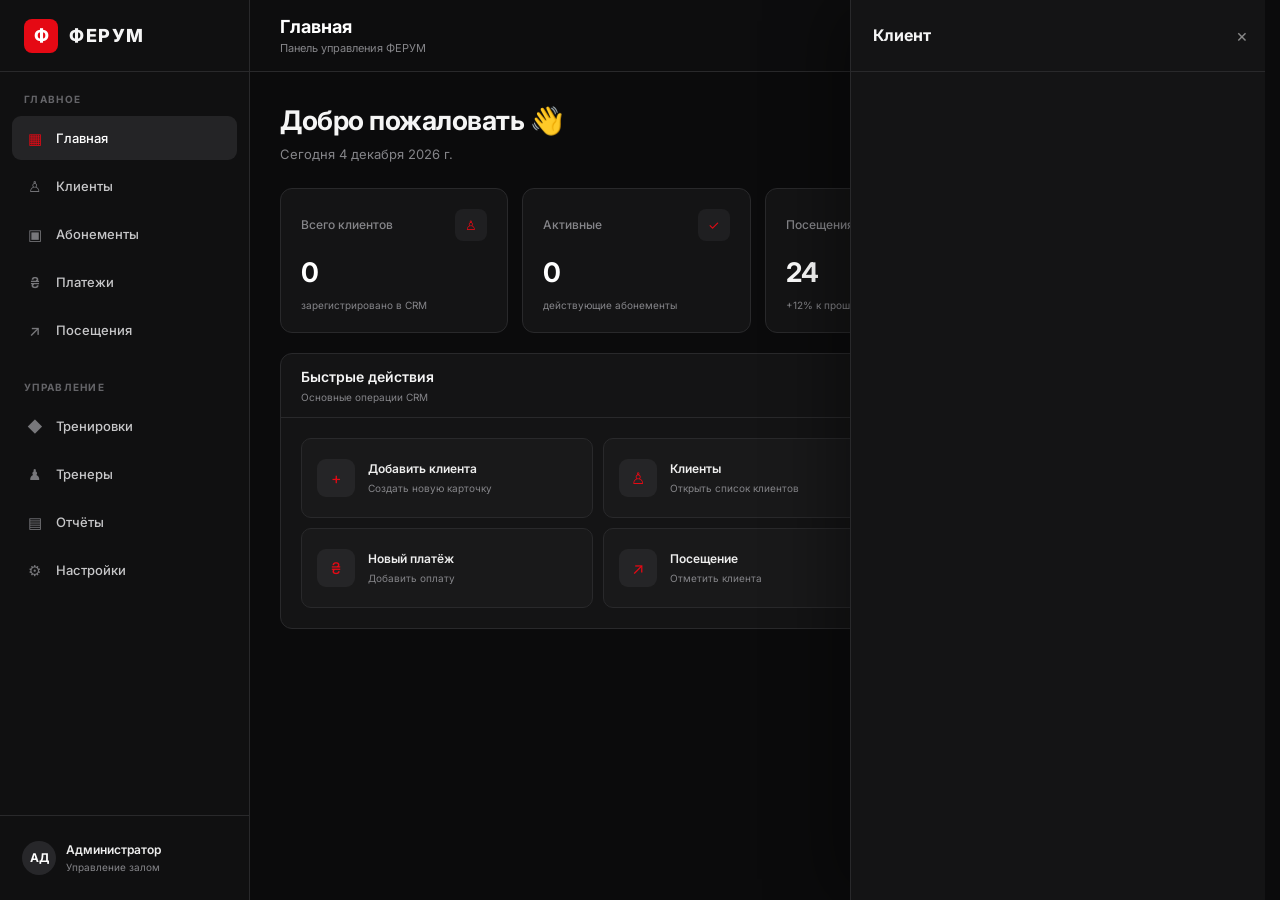
<file: front-end/CRM.html>
<!DOCTYPE html>
<html lang="ru">
<head>
    <meta charset="UTF-8">
    <meta name="viewport" content="width=device-width, initial-scale=1.0">
    <title>ФЕРУМ — CRM</title>

    <link rel="preconnect" href="https://fonts.googleapis.com">
    <link rel="preconnect" href="https://fonts.gstatic.com" crossorigin>
    <link href="https://fonts.googleapis.com/css2?family=Inter:wght@400;500;600;700;800&display=swap" rel="stylesheet">

    <style>
        /* =========================================================
           RESET
        ========================================================= */

        * {
            box-sizing: border-box;
            margin: 0;
            padding: 0;
        }

        html {
            font-size: 16px;
            background: #0b0b0c;
            color-scheme: dark;
            scrollbar-gutter: stable;
        }

        body {
            min-height: 100vh;
            background: #0b0b0c;
            color: #f5f5f5;
            font-family: "Inter", Arial, sans-serif;
            line-height: 1.4;
            overflow-x: hidden;
        }

        button,
        input,
        select {
            font: inherit;
        }

        button {
            border: 0;
            cursor: pointer;
        }

        a {
            color: inherit;
            text-decoration: none;
        }

        /* =========================================================
           VARIABLES
        ========================================================= */

        :root {
            --bg: #0b0b0c;
            --sidebar: #101011;
            --surface: #141415;
            --surface-2: #19191a;
            --surface-3: #1d1d1f;

            --border: #29292b;
            --border-light: #333336;

            --text: #f5f5f5;
            --text-2: #c7c7c9;
            --muted: #858589;

            --red: #e50914;
            --red-hover: #f01520;
            --red-dark: #8e070e;

            --green: #25c26e;
            --yellow: #e7ad27;
            --blue: #4d8dff;

            --sidebar-width: 250px;
            --header-height: 72px;

            --radius: 12px;
        }

        /* =========================================================
           APP LAYOUT
        ========================================================= */

        .app {
            min-height: 100vh;
        }

        .sidebar {
            position: fixed;
            z-index: 50;

            top: 0;
            left: 0;
            bottom: 0;

            width: var(--sidebar-width);

            background: var(--sidebar);
            border-right: 1px solid var(--border);

            display: flex;
            flex-direction: column;
        }

        .main {
            margin-left: var(--sidebar-width);
            min-width: 0;
            min-height: 100vh;
        }

        /* =========================================================
           LOGO
        ========================================================= */

        .logo {
            height: var(--header-height);

            padding: 0 24px;

            display: flex;
            align-items: center;

            border-bottom: 1px solid var(--border);
        }

        .logo-mark {
            width: 34px;
            height: 34px;

            display: flex;
            align-items: center;
            justify-content: center;

            margin-right: 11px;

            border-radius: 8px;

            background: var(--red);

            color: white;
            font-size: 18px;
            font-weight: 800;
        }

        .logo-text {
            font-size: 18px;
            font-weight: 800;
            letter-spacing: 1.5px;
        }

        /* =========================================================
           SIDEBAR
        ========================================================= */

        .sidebar-content {
            padding: 20px 12px;
            overflow-y: auto;
        }

        .menu-title {
            padding: 0 12px 10px;

            color: #646468;

            font-size: 10px;
            font-weight: 700;
            letter-spacing: 1.3px;
            text-transform: uppercase;
        }

        .nav {
            display: flex;
            flex-direction: column;
            gap: 4px;
        }

        .nav-item {
            width: 100%;
            min-height: 44px;

            padding: 0 13px;

            display: flex;
            align-items: center;
            gap: 12px;

            color: var(--text-2);

            background: transparent;
            border-radius: 9px;

            text-align: left;
            font-size: 13px;
            font-weight: 500;

            transition:
                    background-color 0.15s ease,
                    color 0.15s ease;
        }

        .nav-item:hover {
            color: #fff;
            background: #181819;
        }

        .nav-item.active {
            color: #fff;
            background: #242426;
        }

        .nav-icon {
            width: 19px;

            color: #77777b;

            font-size: 15px;
            text-align: center;
        }

        .nav-item.active .nav-icon {
            color: var(--red);
        }

        .sidebar-bottom {
            margin-top: auto;
            padding: 15px 12px;

            border-top: 1px solid var(--border);
        }

        .user-mini {
            padding: 10px;

            display: flex;
            align-items: center;
            gap: 10px;

            border-radius: 9px;
        }

        .avatar {
            width: 34px;
            height: 34px;

            flex: 0 0 34px;

            display: flex;
            align-items: center;
            justify-content: center;

            border-radius: 50%;

            background: #27272a;

            color: #fff;

            font-size: 12px;
            font-weight: 700;
        }

        .user-info {
            min-width: 0;
        }

        .user-name {
            color: #eee;
            font-size: 12px;
            font-weight: 600;
        }

        .user-role {
            margin-top: 2px;

            color: var(--muted);

            font-size: 10px;
        }

        /* =========================================================
           HEADER
        ========================================================= */

        .header {
            height: var(--header-height);

            position: sticky;
            top: 0;
            z-index: 40;

            padding: 0 30px;

            display: flex;
            align-items: center;
            justify-content: space-between;

            background: #0d0d0e;
            border-bottom: 1px solid var(--border);
        }

        .header-left {
            min-width: 0;
        }

        .page-title {
            color: #fff;

            font-size: 18px;
            font-weight: 700;
        }

        .page-subtitle {
            margin-top: 2px;

            color: var(--muted);

            font-size: 11px;
        }

        .header-right {
            display: flex;
            align-items: center;
            gap: 10px;
        }

        .icon-button {
            width: 38px;
            height: 38px;

            display: flex;
            align-items: center;
            justify-content: center;

            color: #aaa;

            background: var(--surface);
            border: 1px solid var(--border);
            border-radius: 9px;

            transition:
                    color 0.15s ease,
                    border-color 0.15s ease,
                    background-color 0.15s ease;
        }

        .icon-button:hover {
            color: white;
            background: var(--surface-2);
            border-color: var(--border-light);
        }

        /* =========================================================
           CONTENT
        ========================================================= */

        .content {
            width: 100%;
            min-height: calc(100vh - var(--header-height));

            padding: 30px;
        }

        .page {
            width: 100%;
            max-width: 1500px;
            margin: 0 auto;
        }

        /* =========================================================
           DASHBOARD
        ========================================================= */

        .welcome {
            margin-bottom: 25px;
        }

        .welcome h1 {
            font-size: 27px;
            font-weight: 700;
            letter-spacing: -0.5px;
        }

        .welcome p {
            margin-top: 5px;

            color: var(--muted);

            font-size: 13px;
        }

        /* =========================================================
           STATS
        ========================================================= */

        .stats {
            display: grid;
            grid-template-columns: repeat(4, minmax(0, 1fr));
            gap: 14px;

            margin-bottom: 20px;
        }

        .stat-card {
            min-width: 0;
            min-height: 126px;

            padding: 20px;

            background: var(--surface);
            border: 1px solid var(--border);
            border-radius: var(--radius);
        }

        .stat-top {
            display: flex;
            align-items: center;
            justify-content: space-between;
        }

        .stat-title {
            color: var(--muted);

            font-size: 12px;
            font-weight: 500;
        }

        .stat-icon {
            width: 32px;
            height: 32px;

            display: flex;
            align-items: center;
            justify-content: center;

            border-radius: 8px;

            background: #1f1f21;

            color: var(--red);

            font-size: 13px;
        }

        .stat-value {
            margin-top: 13px;

            color: #fff;

            font-size: 27px;
            font-weight: 700;
            letter-spacing: -0.6px;
        }

        .stat-bottom {
            margin-top: 6px;

            color: var(--muted);

            font-size: 10px;
        }

        /* =========================================================
           CARDS
        ========================================================= */

        .card {
            min-width: 0;

            background: var(--surface);
            border: 1px solid var(--border);
            border-radius: var(--radius);
        }

        .card-header {
            min-height: 64px;

            padding: 0 20px;

            display: flex;
            align-items: center;
            justify-content: space-between;

            border-bottom: 1px solid var(--border);
        }

        .card-title {
            font-size: 14px;
            font-weight: 600;
        }

        .card-subtitle {
            margin-top: 3px;

            color: var(--muted);

            font-size: 10px;
        }

        /* =========================================================
           BUTTONS
        ========================================================= */

        .btn {
            min-height: 38px;

            padding: 0 15px;

            display: inline-flex;
            align-items: center;
            justify-content: center;
            gap: 8px;

            border-radius: 8px;

            font-size: 12px;
            font-weight: 600;

            transition:
                    background-color 0.15s ease,
                    border-color 0.15s ease,
                    color 0.15s ease;
        }

        .btn-primary {
            color: #fff;
            background: var(--red);
        }

        .btn-primary:hover {
            background: var(--red-hover);
        }

        .btn-secondary {
            color: #d0d0d2;
            background: var(--surface-2);
            border: 1px solid var(--border);
        }

        .btn-secondary:hover {
            color: #fff;
            border-color: var(--border-light);
        }

        .btn-danger {
            color: #fff;
            background: #8d1118;
        }

        .btn-danger:hover {
            background: #a9151d;
        }

        /* =========================================================
           QUICK ACTIONS
        ========================================================= */

        .dashboard-grid {
            display: grid;
            grid-template-columns: minmax(0, 1.4fr) minmax(300px, 0.6fr);
            gap: 20px;
        }

        .quick-actions {
            padding: 20px;

            display: grid;
            grid-template-columns: repeat(2, minmax(0, 1fr));
            gap: 10px;
        }

        .quick-action {
            min-height: 80px;

            padding: 15px;

            display: flex;
            align-items: center;
            gap: 13px;

            background: var(--surface-2);
            border: 1px solid var(--border);
            border-radius: 10px;

            text-align: left;

            transition:
                    border-color 0.15s ease,
                    background-color 0.15s ease;
        }

        .quick-action:hover {
            background: #1d1d1f;
            border-color: #3a3a3d;
        }

        .quick-icon {
            width: 38px;
            height: 38px;

            flex: 0 0 38px;

            display: flex;
            align-items: center;
            justify-content: center;

            background: #252527;
            border-radius: 9px;

            color: var(--red);
        }

        .quick-title {
            color: #eee;

            font-size: 12px;
            font-weight: 600;
        }

        .quick-text {
            margin-top: 3px;

            color: var(--muted);

            font-size: 10px;
        }

        /* =========================================================
           ACTIVITY
        ========================================================= */

        .activity-list {
            padding: 8px 20px 16px;
        }

        .activity {
            min-height: 60px;

            display: flex;
            align-items: center;
            gap: 11px;

            border-bottom: 1px solid #222224;
        }

        .activity:last-child {
            border-bottom: 0;
        }

        .activity-dot {
            width: 7px;
            height: 7px;

            flex: 0 0 7px;

            border-radius: 50%;
            background: var(--red);
        }

        .activity-text {
            min-width: 0;

            color: #d3d3d5;

            font-size: 11px;
        }

        .activity-time {
            margin-top: 2px;

            color: var(--muted);

            font-size: 9px;
        }

        /* =========================================================
           CLIENTS PAGE
        ========================================================= */

        .clients-toolbar {
            margin-bottom: 16px;

            display: flex;
            align-items: center;
            justify-content: space-between;
            gap: 15px;
        }

        .search-box {
            position: relative;

            width: 310px;
        }

        .search-box input {
            width: 100%;
            height: 40px;

            padding: 0 13px 0 39px;

            color: #eee;

            background: var(--surface);
            border: 1px solid var(--border);
            border-radius: 8px;

            outline: none;

            font-size: 12px;

            transition: border-color 0.15s ease;
        }

        .search-box input:focus {
            border-color: #47474a;
        }

        .search-icon {
            position: absolute;

            left: 13px;
            top: 50%;

            transform: translateY(-50%);

            color: #777;

            font-size: 13px;
        }

        .toolbar-right {
            display: flex;
            align-items: center;
            gap: 8px;
        }

        .select {
            height: 40px;

            padding: 0 12px;

            color: #ccc;

            background: var(--surface);
            border: 1px solid var(--border);
            border-radius: 8px;

            outline: none;

            font-size: 11px;
        }

        .table-wrap {
            width: 100%;

            overflow-x: auto;

            border-radius: var(--radius);
        }

        .table {
            width: 100%;
            min-width: 850px;

            border-collapse: collapse;
            table-layout: fixed;
        }

        .table th {
            height: 46px;

            padding: 0 18px;

            color: #77777b;

            background: #111112;

            border-bottom: 1px solid var(--border);

            text-align: left;

            font-size: 10px;
            font-weight: 600;
            text-transform: uppercase;
            letter-spacing: 0.5px;
        }

        .table td {
            height: 66px;

            padding: 0 18px;

            color: #d7d7d9;

            border-bottom: 1px solid #222224;

            font-size: 11px;

            vertical-align: middle;
        }

        .table tbody tr {
            transition: background-color 0.12s ease;
        }

        .table tbody tr:hover {
            background: #181819;
        }

        .table tbody tr:last-child td {
            border-bottom: 0;
        }

        .col-client {
            width: 27%;
        }

        .col-phone {
            width: 18%;
        }

        .col-sub {
            width: 19%;
        }

        .col-date {
            width: 14%;
        }

        .col-status {
            width: 14%;
        }

        .col-action {
            width: 8%;
            text-align: right;
        }

        .client-cell {
            display: flex;
            align-items: center;
            gap: 11px;
        }

        .client-avatar {
            width: 36px;
            height: 36px;

            flex: 0 0 36px;

            display: flex;
            align-items: center;
            justify-content: center;

            border-radius: 8px;

            background: #272729;

            color: #ddd;

            font-size: 11px;
            font-weight: 700;
        }

        .client-name {
            color: #eee;

            font-size: 12px;
            font-weight: 600;
        }

        .client-email {
            margin-top: 2px;

            color: #777;

            font-size: 9px;
        }

        .muted {
            color: var(--muted);
        }

        .status {
            display: inline-flex;
            align-items: center;
            gap: 6px;

            min-height: 24px;

            padding: 0 9px;

            border-radius: 6px;

            font-size: 9px;
            font-weight: 600;
        }

        .status::before {
            content: "";

            width: 5px;
            height: 5px;

            border-radius: 50%;
        }

        .status.active {
            color: #7ee5a7;
            background: rgba(37, 194, 110, 0.09);
        }

        .status.active::before {
            background: var(--green);
        }

        .status.expired {
            color: #ff8f95;
            background: rgba(229, 9, 20, 0.09);
        }

        .status.expired::before {
            background: var(--red);
        }

        .status.trial {
            color: #e8c979;
            background: rgba(231, 173, 39, 0.09);
        }

        .status.trial::before {
            background: var(--yellow);
        }

        .status.inactive {
            color: #a3a3a7;
            background: rgba(150, 150, 155, 0.08);
        }

        .status.inactive::before {
            background: #777;
        }

        .row-action {
            width: 30px;
            height: 30px;

            display: inline-flex;
            align-items: center;
            justify-content: center;

            color: #777;

            background: transparent;
            border-radius: 7px;
        }

        .row-action:hover {
            color: #fff;
            background: #252527;
        }

        /* =========================================================
           PAGINATION
        ========================================================= */

        .pagination {
            min-height: 58px;

            padding: 0 18px;

            display: flex;
            align-items: center;
            justify-content: space-between;

            border-top: 1px solid var(--border);
        }

        .pagination-info {
            color: var(--muted);

            font-size: 10px;
        }

        .pagination-buttons {
            display: flex;
            gap: 5px;
        }

        .page-btn {
            width: 30px;
            height: 30px;

            display: flex;
            align-items: center;
            justify-content: center;

            color: #999;

            background: var(--surface-2);
            border: 1px solid var(--border);
            border-radius: 6px;

            font-size: 10px;
        }

        .page-btn.active {
            color: #fff;
            background: var(--red);
            border-color: var(--red);
        }

        /* =========================================================
           EMPTY PAGE
        ========================================================= */

        .placeholder {
            min-height: 500px;

            display: flex;
            align-items: center;
            justify-content: center;

            text-align: center;
        }

        .placeholder-icon {
            width: 56px;
            height: 56px;

            margin: 0 auto 15px;

            display: flex;
            align-items: center;
            justify-content: center;

            color: var(--red);

            background: #1a1516;
            border: 1px solid #302021;
            border-radius: 12px;

            font-size: 20px;
        }

        .placeholder h2 {
            font-size: 17px;
        }

        .placeholder p {
            margin-top: 6px;

            color: var(--muted);

            font-size: 11px;
        }

        /* =========================================================
           MODAL
        ========================================================= */

        .modal-overlay {
            position: fixed;
            z-index: 100;

            inset: 0;

            display: none;
            align-items: center;
            justify-content: center;

            padding: 20px;

            background: rgba(0, 0, 0, 0.72);
        }

        .modal-overlay.show {
            display: flex;
        }

        .modal {
            width: min(520px, 100%);
            max-height: calc(100vh - 40px);

            overflow-y: auto;

            background: #151516;
            border: 1px solid var(--border);
            border-radius: 13px;

            box-shadow: 0 25px 80px rgba(0, 0, 0, 0.5);
        }

        .modal-header {
            min-height: 65px;

            padding: 0 20px;

            display: flex;
            align-items: center;
            justify-content: space-between;

            border-bottom: 1px solid var(--border);
        }

        .modal-title {
            font-size: 15px;
            font-weight: 700;
        }

        .close {
            width: 32px;
            height: 32px;

            display: flex;
            align-items: center;
            justify-content: center;

            color: #888;

            background: transparent;
            border-radius: 7px;

            font-size: 18px;
        }

        .close:hover {
            color: white;
            background: #242426;
        }

        .modal-body {
            padding: 20px;
        }

        .form-grid {
            display: grid;
            grid-template-columns: repeat(2, minmax(0, 1fr));
            gap: 14px;
        }

        .form-group {
            min-width: 0;
        }

        .form-group.full {
            grid-column: 1 / -1;
        }

        .form-label {
            display: block;

            margin-bottom: 6px;

            color: #aaa;

            font-size: 10px;
            font-weight: 600;
        }

        .form-input {
            width: 100%;
            height: 40px;

            padding: 0 11px;

            color: #eee;

            background: #101011;
            border: 1px solid var(--border);
            border-radius: 7px;

            outline: none;

            font-size: 11px;

            transition: border-color 0.15s ease;
        }

        .form-input:focus {
            border-color: #48484b;
        }

        .modal-footer {
            padding: 15px 20px;

            display: flex;
            justify-content: flex-end;
            gap: 8px;

            border-top: 1px solid var(--border);
        }

        /* =========================================================
           CLIENT DRAWER
        ========================================================= */

        .drawer-overlay {
            position: fixed;
            z-index: 90;

            inset: 0;

            display: none;

            background: rgba(0, 0, 0, 0.6);
        }

        .drawer-overlay.show {
            display: block;
        }

        .drawer {
            position: fixed;
            z-index: 91;

            top: 0;
            right: 0;
            bottom: 0;

            width: min(430px, 100%);

            overflow-y: auto;

            background: #141415;
            border-left: 1px solid var(--border);

            box-shadow: -20px 0 60px rgba(0, 0, 0, 0.35);
        }

        .drawer-header {
            min-height: 72px;

            padding: 0 22px;

            display: flex;
            align-items: center;
            justify-content: space-between;

            border-bottom: 1px solid var(--border);
        }

        .drawer-body {
            padding: 24px;
        }

        .profile {
            display: flex;
            align-items: center;
            gap: 14px;

            padding-bottom: 24px;

            border-bottom: 1px solid var(--border);
        }

        .profile-avatar {
            width: 55px;
            height: 55px;

            flex: 0 0 55px;

            display: flex;
            align-items: center;
            justify-content: center;

            border-radius: 12px;

            background: #29292b;

            color: white;

            font-size: 16px;
            font-weight: 700;
        }

        .profile-name {
            font-size: 17px;
            font-weight: 700;
        }

        .profile-phone {
            margin-top: 3px;

            color: var(--muted);

            font-size: 10px;
        }

        .detail-section {
            padding: 20px 0;

            border-bottom: 1px solid var(--border);
        }

        .detail-title {
            margin-bottom: 14px;

            color: #777;

            font-size: 9px;
            font-weight: 700;
            text-transform: uppercase;
            letter-spacing: 1px;
        }

        .detail-row {
            min-height: 34px;

            display: flex;
            align-items: center;
            justify-content: space-between;
            gap: 15px;
        }

        .detail-label {
            color: var(--muted);
            font-size: 10px;
        }

        .detail-value {
            color: #eee;
            font-size: 10px;
            font-weight: 500;
            text-align: right;
        }

        /* =========================================================
           RESPONSIVE
        ========================================================= */

        @media (max-width: 1100px) {
            :root {
                --sidebar-width: 220px;
            }

            .stats {
                grid-template-columns: repeat(2, minmax(0, 1fr));
            }

            .dashboard-grid {
                grid-template-columns: 1fr;
            }
        }

        @media (max-width: 800px) {
            :root {
                --sidebar-width: 0px;
            }

            .sidebar {
                display: none;
            }

            .main {
                margin-left: 0;
            }

            .header {
                padding: 0 18px;
            }

            .content {
                padding: 20px 15px;
            }

            .clients-toolbar {
                align-items: stretch;
                flex-direction: column;
            }

            .search-box {
                width: 100%;
            }

            .toolbar-right {
                width: 100%;
            }

            .select {
                flex: 1;
            }
        }

        @media (max-width: 560px) {
            .stats {
                grid-template-columns: 1fr;
            }

            .form-grid {
                grid-template-columns: 1fr;
            }

            .form-group.full {
                grid-column: auto;
            }

            .quick-actions {
                grid-template-columns: 1fr;
            }

            .header {
                height: 64px;
            }

            .content {
                min-height: calc(100vh - 64px);
            }

            .welcome h1 {
                font-size: 23px;
            }
        }

        /* =========================================================
   CLIENT ACTIONS
========================================================= */

        .client-actions {
            padding-top: 20px;

            display: grid;
            grid-template-columns: 1fr 1fr;
            gap: 8px;
        }


        /* =========================================================
           DELETE CLIENT
        ========================================================= */

        .delete-client-section {
            margin-top: 25px;
            padding-top: 20px;

            border-top: 1px solid var(--border);
        }

        .delete-warning {
            margin-bottom: 10px;

            color: #777;

            font-size: 9px;
        }

        .delete-client-btn {
            width: 100%;
        }

        .btn-danger {
            color: #ffb4b8;

            background: rgba(229, 9, 20, 0.08);

            border: 1px solid rgba(229, 9, 20, 0.25);
        }

        .btn-danger:hover {
            color: #fff;

            background: #a9151d;

            border-color: #a9151d;
        }
    </style>
</head>

<body>

<div class="app">

    <!-- =====================================================
         SIDEBAR
    ====================================================== -->

    <aside class="sidebar">

        <div class="logo">
            <div class="logo-mark">Ф</div>
            <div class="logo-text">ФЕРУМ</div>
        </div>

        <div class="sidebar-content">

            <div class="menu-title">Главное</div>

            <nav class="nav">

                <button class="nav-item active" data-page="dashboard">
                    <span class="nav-icon">▦</span>
                    <span>Главная</span>
                </button>

                <button class="nav-item" data-page="clients">
                    <span class="nav-icon">♙</span>
                    <span>Клиенты</span>
                </button>

                <button class="nav-item" data-page="subscriptions">
                    <span class="nav-icon">▣</span>
                    <span>Абонементы</span>
                </button>

                <button class="nav-item" data-page="payments">
                    <span class="nav-icon">₴</span>
                    <span>Платежи</span>
                </button>

                <button class="nav-item" data-page="visits">
                    <span class="nav-icon">↗</span>
                    <span>Посещения</span>
                </button>

            </nav>

            <div class="menu-title" style="margin-top:28px;">
                Управление
            </div>

            <nav class="nav">

                <button class="nav-item" data-page="training">
                    <span class="nav-icon">◆</span>
                    <span>Тренировки</span>
                </button>

                <button class="nav-item" data-page="trainers">
                    <span class="nav-icon">♟</span>
                    <span>Тренеры</span>
                </button>

                <button class="nav-item" data-page="reports">
                    <span class="nav-icon">▤</span>
                    <span>Отчёты</span>
                </button>

                <button class="nav-item" data-page="settings">
                    <span class="nav-icon">⚙</span>
                    <span>Настройки</span>
                </button>

            </nav>

        </div>

        <div class="sidebar-bottom">

            <div class="user-mini">
                <div class="avatar">АД</div>

                <div class="user-info">
                    <div class="user-name">Администратор</div>
                    <div class="user-role">Управление залом</div>
                </div>
            </div>

        </div>

    </aside>


    <!-- =====================================================
         MAIN
    ====================================================== -->

    <main class="main">

        <header class="header">

            <div class="header-left">

                <div class="page-title" id="pageTitle">
                    Главная
                </div>

                <div class="page-subtitle" id="pageSubtitle">
                    Панель управления ФЕРУМ
                </div>

            </div>

            <div class="header-right">

                <button class="icon-button" title="Уведомления">
                    ♢
                </button>

                <button
                        class="btn btn-primary"
                        onclick="openAddClient()"
                >
                    + Добавить клиента
                </button>

            </div>

        </header>


        <section class="content">

            <div class="page" id="pageContainer"></div>

        </section>

    </main>

</div>


<!-- =========================================================
     MODAL ADD CLIENT
========================================================= -->

<div class="modal-overlay" id="addClientModal">

    <div class="modal">

        <div class="modal-header">

            <div class="modal-title">
                Новый клиент
            </div>

            <button
                    class="close"
                    onclick="closeAddClient()"
            >
                ×
            </button>

        </div>

        <form id="clientForm">

            <div class="modal-body">

                <div class="form-grid">

                    <div class="form-group">
                        <label class="form-label">
                            Имя
                        </label>

                        <input
                                class="form-input"
                                id="firstName"
                                placeholder="Александр"
                                required
                        >
                    </div>

                    <div class="form-group">
                        <label class="form-label">
                            Фамилия
                        </label>

                        <input
                                class="form-input"
                                id="lastName"
                                placeholder="Иванов"
                                required
                        >
                    </div>

                    <div class="form-group">
                        <label class="form-label">
                            Телефон
                        </label>

                        <input
                                class="form-input"
                                id="phone"
                                placeholder="+380 XX XXX XX XX"
                                required
                        >
                    </div>

                    <div class="form-group">
                        <label class="form-label">
                            Email
                        </label>

                        <input
                                class="form-input"
                                id="email"
                                type="email"
                                placeholder="client@email.com"
                        >
                    </div>

                    <div class="form-group full">
                        <label class="form-label">
                            Абонемент
                        </label>

                        <select
                                class="form-input"
                                id="subscription"
                        >
                            <option value="Без абонемента">
                                Без абонемента
                            </option>

                            <option value="Безлимит — 30 дней">
                                Безлимит — 30 дней
                            </option>

                            <option value="Безлимит — 90 дней">
                                Безлимит — 90 дней
                            </option>

                            <option value="8 тренировок">
                                8 тренировок
                            </option>

                            <option value="12 тренировок">
                                12 тренировок
                            </option>
                        </select>
                    </div>

                </div>

            </div>

            <div class="modal-footer">

                <button
                        type="button"
                        class="btn btn-secondary"
                        onclick="closeAddClient()"
                >
                    Отмена
                </button>

                <button
                        type="submit"
                        class="btn btn-primary"
                >
                    Создать клиента
                </button>

            </div>

        </form>

    </div>

</div>


<!-- =========================================================
     CLIENT DRAWER
========================================================= -->

<div
        class="drawer-overlay"
        id="drawerOverlay"
        onclick="closeDrawer()"
></div>

<aside class="drawer" id="clientDrawer">

    <div class="drawer-header">

        <strong>
            Клиент
        </strong>

        <button
                class="close"
                onclick="closeDrawer()"
        >
            ×
        </button>

    </div>

    <div class="drawer-body" id="drawerContent"></div>

</aside>


<script src="js/script.js"></script>
</body>
</html>
</file>
